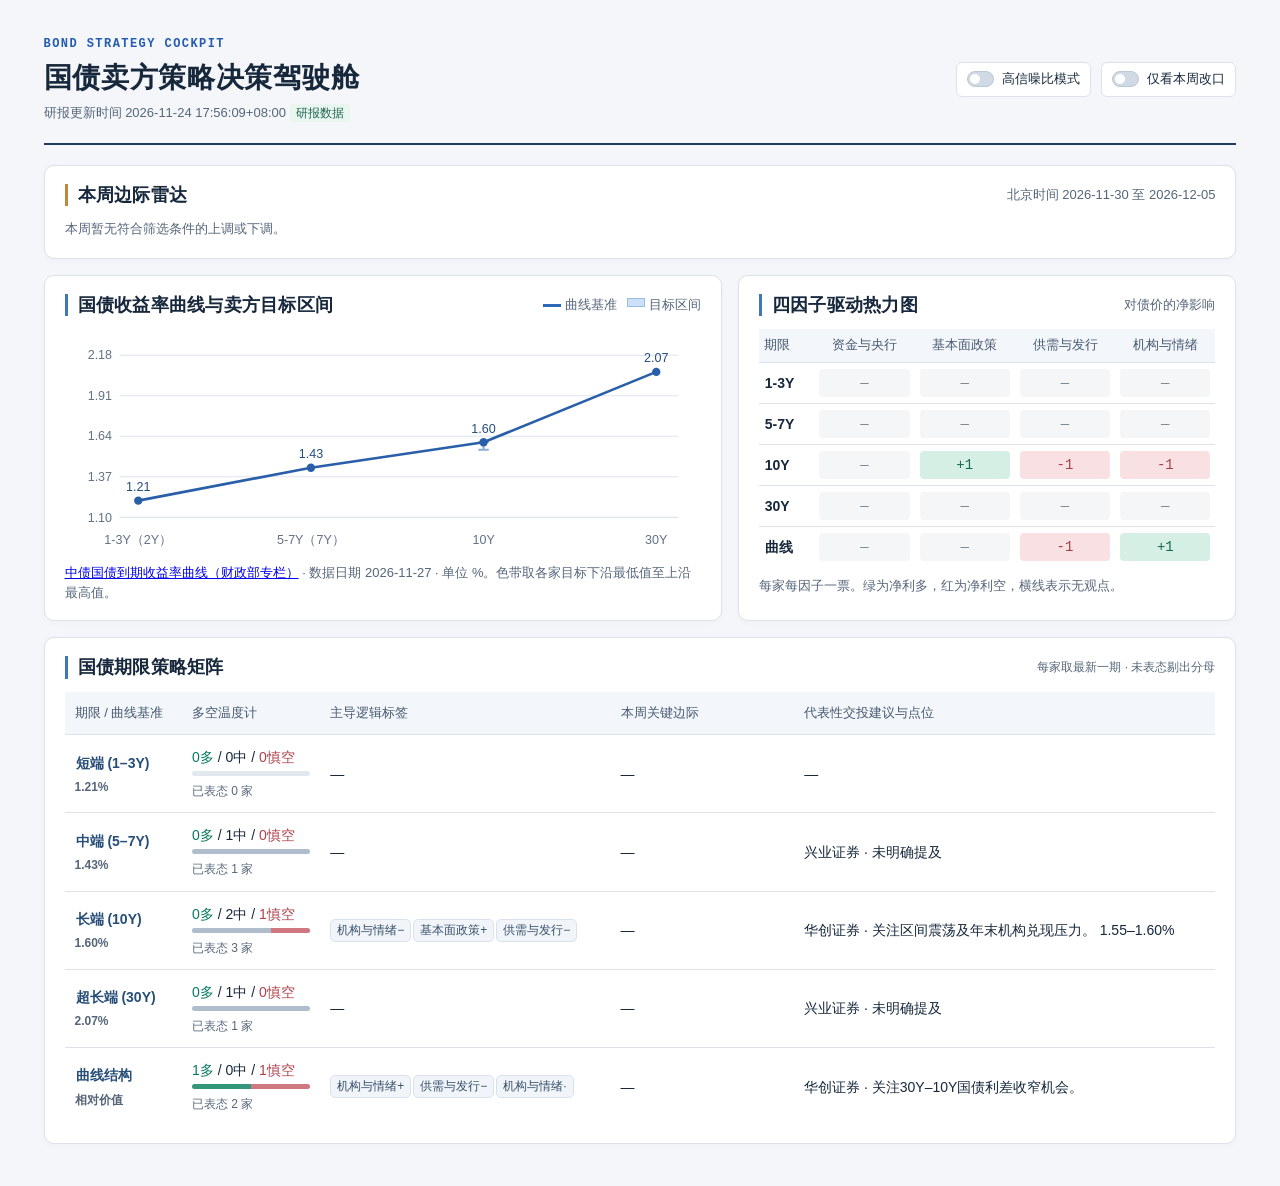
<file: index.html>
<!doctype html>
<html lang="zh-CN">
<head>
<meta charset="utf-8">
<meta name="viewport" content="width=device-width,initial-scale=1">
<meta name="color-scheme" content="light">
<script>
/* 数据入口：同目录 JSON 或公开 HTTPS 地址。 */
const DATA_URL = './dashboard_data.json';
</script>
<title>国债卖方策略决策驾驶舱</title>
<style>
:root{color-scheme:dark;--bg:#0b0f19;--card:#111827;--line:#293449;--muted:#a0aec3;--fg:#e4ebf5;--blue:#64cfff;--up:#69dfb6;--down:#ff97a7;--amber:#edc67a}
*{box-sizing:border-box}body{margin:0;background:var(--bg);color:var(--fg);font:14px/1.6 "Segoe UI","Microsoft YaHei",sans-serif}
main{max-width:1680px;margin:auto;padding:24px clamp(14px,2.6vw,46px) 36px}h1,h2,h3,p{margin:0}h1{font-size:clamp(21px,2.1vw,31px);letter-spacing:.025em}h2{font-size:16px}h3{font-size:16px}small,.sub{font-size:12px;color:var(--muted)}
.mast,.section-head,.row,.controls,.legend,.chips{display:flex;align-items:center;gap:10px;flex-wrap:wrap}.mast,.section-head,.between{justify-content:space-between}.mast{margin-bottom:18px}.brand{color:var(--blue);letter-spacing:.17em;font:600 11px/1.9 ui-monospace,monospace;text-transform:uppercase}
button,label.switch{font:inherit;color:inherit;background:#1b2638;border:1px solid var(--line);border-radius:6px;padding:6px 10px;cursor:pointer}button:hover,label.switch:hover{border-color:#59728c}button:focus-visible,a:focus-visible,input:focus-visible,summary:focus-visible,[tabindex]:focus-visible{outline:2px solid var(--blue);outline-offset:2px}label.switch{font-size:13px}input{accent-color:#3eb9f1;vertical-align:middle}.card{border:1px solid var(--line);background:var(--card);border-radius:11px;padding:16px 18px}.section-head{margin-bottom:12px}.radar{margin-bottom:16px}.radar h2{color:var(--amber)}.chips{gap:7px}.chip{font-size:12px;text-align:left}.chip.up,.pos{background:#16362f;color:var(--up)}.chip.down,.neg{background:#38252f;color:var(--down)}
.grid{display:grid;grid-template-columns:minmax(0,7fr) minmax(0,5fr);gap:16px;margin-bottom:16px}.legend span{font-size:12px;color:var(--muted)}.line,.band{display:inline-block;width:18px;margin:0 4px 2px 0}.line{border-top:3px solid var(--blue)}.band{height:9px;background:#20455b;border:1px dashed var(--blue)}figure{margin:0}#yieldChart{width:100%;height:215px;display:block}.scroll{overflow-x:auto}table{border-collapse:collapse;width:100%;font-size:13px}th{text-align:left;color:var(--muted);font-size:12px;font-weight:500}td,th{border-bottom:1px solid #263144;padding:10px 8px;vertical-align:middle}tr:last-child td{border-bottom:0}tbody tr[data-tenor]{cursor:pointer}tbody tr[data-tenor]:hover{background:#1a2434}.heat td,.heat th{white-space:nowrap;text-align:center;padding:5px 4px}.heat th:first-child,.heat td:first-child{text-align:left}.heat td span{display:block;padding:3px 0;border-radius:4px}.flat{background:#243040;color:#c4cfdd}.absent{background:#192332;color:#8392a8}.tag,.badge{display:inline-block;border:1px solid var(--line);border-radius:5px;padding:1px 6px;font-size:12px;margin:2px 2px 2px 0}.tag{color:#a2d7f2;background:#172537}.matrix td:nth-child(1){white-space:nowrap;font-weight:600}.matrix td:nth-child(2){min-width:128px}.matrix td:nth-child(3){min-width:120px}.matrix td:nth-child(4),.matrix td:nth-child(5){min-width:170px}.counts{font-variant-numeric:tabular-nums;white-space:nowrap}.upText{color:var(--up)}.downText{color:var(--down)}.meter{height:4px;display:flex;background:#263144;border-radius:8px;overflow:hidden;margin:3px 0}.meter i:nth-child(1){background:var(--up)}.meter i:nth-child(2){background:#8392aa}.meter i:nth-child(3){background:var(--down)}.note{font-size:12px;color:var(--muted);margin-top:9px}.open-tenor{border:0;background:none;padding:1px;color:inherit;font-weight:600}
dialog{color:var(--fg);background:var(--card);border:1px solid var(--line);padding:0;overscroll-behavior:contain}dialog::backdrop{background:#030814ba}#drawer{margin:0 0 0 auto;width:min(560px,100%);max-width:100%;height:100dvh;max-height:none}#drawer[open]{display:flex;flex-direction:column}.dhead{padding:16px;border-bottom:1px solid var(--line)}.dhead .controls{margin-top:8px}#drawerBody{overflow:auto;padding:14px}.detail{padding:12px 14px;background:#151f2e;border:1px solid var(--line);border-radius:7px;margin-bottom:8px}.detail p{margin-top:5px;font-size:13px}.muted{background:#121924;color:#9aa6b6}.detail small{display:block}.evidenceBtn{font-size:12px;color:var(--blue);margin-top:7px}.close{font-size:18px;padding:0 9px}.evidence{width:min(520px,93vw);border-radius:10px;padding:18px}.evidence blockquote{margin:14px 0 2px;border-left:3px solid var(--blue);padding:10px 14px;background:#172435;white-space:pre-wrap}.status{margin:12px 0}.state{font-size:12px;color:var(--amber)}[hidden]{display:none!important}
@media(max-width:900px){.grid{grid-template-columns:1fr}.mast{align-items:flex-start}.matrix table{min-width:830px}}@media(max-width:520px){main{padding:14px 10px}.card{padding:12px}.grid{gap:10px}.section-head{gap:4px}#yieldChart{height:175px}}
*{box-sizing:border-box} :root{color-scheme:light;--bg:#f4f6f9;--card:#fff;--line:#dbe2e9;--muted:#56667a;--fg:#17283c;--blue:#245cb0;--up:#087961;--down:#ae424c;--amber:#99600d}
body{background:var(--bg);font:16px/1.58 "Inter","Segoe UI","PingFang SC","Microsoft YaHei",sans-serif;font-variant-numeric:tabular-nums}
main{max-width:1580px;padding:30px clamp(14px,3.4vw,60px) 42px}
.mast{padding:5px 0 19px;border-bottom:2px solid #203d5f;gap:20px;margin-bottom:20px}.brand{color:var(--blue);font:700 12px/1.5 ui-monospace,monospace;letter-spacing:.12em}.mast h1{font-size:clamp(23px,2.2vw,36px);line-height:1.35;margin:6px 0}.sub,small,.note{font-size:13px}h2{font-size:18px;letter-spacing:.015em}.state{color:#865b1d;background:#fff1d8;border-radius:4px;padding:2px 6px;font-size:12px}.state.live{background:#e9f5ef;color:#226651}
button,label.switch{background:white;border-color:var(--line);border-radius:6px}.switch{display:inline-flex;align-items:center;gap:5px}.switch input{appearance:none;width:27px;height:16px;background:#d0d9e4;border:1px solid #bcc8d4;border-radius:20px;position:relative;margin:0 3px 0 0}.switch input:before{content:"";position:absolute;width:10px;height:10px;background:white;top:2px;left:2px;border-radius:50%}.switch input:checked{background:var(--blue);border-color:var(--blue)}.switch input:checked:before{left:13px}.switch:has(:checked){border-color:#92b3dc;background:#edf4ff}
.card{border-radius:10px;padding:18px 20px;box-shadow:0 2px 7px #17385906}.radar h2{color:var(--fg)}.chips{display:grid;grid-template-columns:repeat(auto-fit,minmax(min(225px,100%),1fr));gap:10px}
button.chip{border:1px solid var(--line);border-top:3px solid #2e947b;background:#f8fcfa;color:var(--fg);border-radius:5px;padding:10px 13px;display:flex;flex-direction:column;align-items:stretch;justify-content:flex-start}.chip.up{background:#f8fcfa;color:var(--fg)}.chip.down{border-top-color:#c76a6c;background:#fffafb;color:var(--fg)}.chip header{display:flex;align-items:center;gap:7px}.chip header b{font-size:14px}.chip header em{font-size:12px;font-weight:600;line-height:1.5;font-style:normal;margin-left:auto}.chip p{font-size:13px;margin-top:5px;color:#42516a}.chip small{font-size:12px}.chip:hover{box-shadow:0 2px 8px #1b325415}
.line{border-color:#2d69b8}.band{background:#cce1f8;border:1px solid #97bce5}.legend span{font-size:13px}.section-head{margin-bottom:13px}.section-head h2{position:relative;padding-left:10px;border-left:3px solid #3f77ba;line-height:1.25}.radar .section-head h2{border-color:#c1883b}
.grid{grid-template-columns:minmax(0,1.36fr) minmax(0,1fr)}#yieldChart{height:225px}.heat td,.heat th{padding:6px 5px}.heat td span{padding:3px 0;min-width:44px;font-family:ui-monospace,monospace;font-size:14px}.pos{color:#126b52;background:#d6efe5}.neg{color:#a34148;background:#f9e1e3}.flat{background:#e7ecf2;color:#485870}.absent{background:#f4f6f8;color:#7c8997}
th,td{border-color:var(--line)}th{background:#f3f6fa;color:#475a71;font-size:13px}table{font-size:14px}.matrix td,.matrix th{padding:11px 10px}.matrix td:first-child button{border:0;color:#264e78;background:transparent}.matrix small{font-size:12px}.meter{background:#e3e8ef;height:5px}.meter i:nth-child(1){background:#32977b}.meter i:nth-child(2){background:#b0bdcd}.meter i:nth-child(3){background:#cf7880}tbody tr[data-tenor]:hover{background:#f3f7fc}.tag,.badge{background:#f1f5f9;color:#374f6a;border-color:#d9e2ec}
dialog::backdrop{background:#12283f55}#drawer{box-shadow:-7px 0 24px #14315218}.dhead{background:#f5f8fb}.detail,.evidence blockquote{background:#f6f9fc}.detail.muted{background:#f5f5f5;color:#6b737c}.detail p{font-size:14px}.evidence blockquote{line-height:1.8}.note{line-height:1.5}.status{background:#fff9ed;color:#815521;font-size:14px}.open-tenor{background:transparent}
@media(max-width:920px){.grid{grid-template-columns:1fr}.chips{grid-template-columns:repeat(2,minmax(0,1fr))}.matrix table{min-width:850px}}@media(max-width:550px){main{padding:16px 10px}.mast{gap:10px}.card{padding:14px 12px}.chips{grid-template-columns:1fr}#yieldChart{height:auto;min-height:155px}.heat th,.heat td{padding:6px 3px}}
</style>
</head>
<body><main>
<header class="mast"><div><div class="brand">Bond Strategy Cockpit</div><h1>国债卖方策略决策驾驶舱</h1>
<p class="sub">研报更新时间 <time id="updatedAt">—</time> <span id="mode" class="state"></span></p></div>
<div class="controls" id="filters"></div></header>
<div id="status" class="card status" role="status" aria-live="polite">正在读取看板数据…</div>
<div id="dashboard" hidden>
<section class="card radar"><div class="section-head"><h2>本周边际雷达</h2><small id="week"></small></div><div class="chips" id="radarStrip"></div></section>
<div class="grid"><section class="card"><div class="section-head"><h2>国债收益率曲线与卖方目标区间</h2><div class="legend"><span><i class="line"></i>曲线基准</span><span><i class="band"></i>目标区间</span></div></div>
<figure><svg id="yieldChart" viewBox="0 0 600 215" aria-label="各期限国债曲线基准与目标区间，单位百分比"></svg><figcaption id="chartNote" class="note"></figcaption></figure></section>
<section class="card"><div class="section-head"><h2>四因子驱动热力图</h2><small>对债价的净影响</small></div><div class="scroll" id="heatmap"></div><p class="note">每家每因子一票。绿为净利多，红为净利空，横线表示无观点。</p></section></div>
<section class="card matrix"><div class="section-head"><h2>国债期限策略矩阵</h2><small>每家取最新一期 · 未表态剔出分母</small></div><div class="scroll"><table><thead><tr><th>期限 / 曲线基准</th><th>多空温度计</th><th>主导逻辑标签</th><th>本周关键边际</th><th>代表性交投建议与点位</th></tr></thead><tbody id="matrixBody"></tbody></table></div></section>
</div></main>
<dialog id="drawer" aria-labelledby="drawerTitle"><div class="dhead"><div class="row between"><div><small>券商明细与原文溯源</small><h2 id="drawerTitle"></h2></div><button class="close" data-close="drawer" aria-label="关闭明细">×</button></div><div class="controls" id="drawerFilters"></div></div><div id="drawerBody"></div></dialog>
<dialog id="evidence" class="evidence" aria-labelledby="sourceTitle"><div class="row between"><small id="sourceKind"></small><button class="close" data-close="evidence" aria-label="关闭原文">×</button></div><h3 id="sourceTitle"></h3><p id="sourceMeta" class="sub"></p><blockquote id="quote"></blockquote></dialog>
<script id="embeddedSample" type="application/json">{"schema_version":1,"demo_mode":true,"updated_at":"2026-11-20T08:30:00+08:00","benchmark_yields":{"1-3Y":1.52,"5-7Y":1.88,"10Y":2.12,"30Y":2.31},"benchmark_note":"模拟基准 · 手工维护，尚未接入行情","broker_aliases":{},"broker_styles":{},"records":[{"tenor":"curve","stance":"bullish","drivers":[{"factor":"liquidity","direction":"bullish","note":"短端确定性高"},{"factor":"supply","direction":"bearish","note":"超长端供给压力集中"}],"marginal_change":"短端受益流动性宽松，超长端受供给扰动，30Y-10Y走陡空间打开","target_range":null,"action":"做陡曲线（多短空长 / 30Y-10Y走陡）","falsification":"央行意外大幅收紧短端流动性","evidence_quote":"短端有资金面保护，超长端面临供给与股市双扰动，曲线走陡是当前胜率最高的相对价值策略。","evidence_page":3,"broker":"中信固收","style":"稳健派","date":"2026-11-18","report_title":"曲线走陡交易窗口开启","report_id":"demo-4-1","is_demo":true,"source_file":"示例 · 曲线走陡交易窗口开启.pdf","prev_stance":"neutral","stance_delta":"upgrade"},{"tenor":"5-7Y","stance":"unstated","drivers":[],"marginal_change":"未明确提及","target_range":null,"action":"未明确提及","falsification":"未明确提及","evidence_quote":"","evidence_page":null,"broker":"中信固收","style":"稳健派","date":"2026-11-18","report_title":"曲线走陡交易窗口开启","report_id":"demo-4-1","is_demo":true,"source_file":"示例 · 曲线走陡交易窗口开启.pdf","prev_stance":"unstated","stance_delta":"unstated"},{"tenor":"30Y","stance":"unstated","drivers":[],"marginal_change":"未明确提及","target_range":null,"action":"未明确提及","falsification":"未明确提及","evidence_quote":"","evidence_page":null,"broker":"中信固收","style":"稳健派","date":"2026-11-18","report_title":"曲线走陡交易窗口开启","report_id":"demo-4-1","is_demo":true,"source_file":"示例 · 曲线走陡交易窗口开启.pdf","prev_stance":"unstated","stance_delta":"unstated"},{"tenor":"10Y","stance":"neutral","drivers":[],"marginal_change":"未明确提及","target_range":null,"action":"保持中性久期","falsification":"未明确提及","evidence_quote":"十年期国债维持中性久期。","evidence_page":3,"broker":"中信固收","style":"稳健派","date":"2026-11-18","report_title":"曲线走陡交易窗口开启","report_id":"demo-4-1","is_demo":true,"source_file":"示例 · 曲线走陡交易窗口开启.pdf","prev_stance":"neutral","stance_delta":"unchanged"},{"tenor":"1-3Y","stance":"unstated","drivers":[],"marginal_change":"未明确提及","target_range":null,"action":"未明确提及","falsification":"未明确提及","evidence_quote":"","evidence_page":null,"broker":"中信固收","style":"稳健派","date":"2026-11-18","report_title":"曲线走陡交易窗口开启","report_id":"demo-4-1","is_demo":true,"source_file":"示例 · 曲线走陡交易窗口开启.pdf","prev_stance":"unstated","stance_delta":"unstated"},{"tenor":"curve","stance":"unstated","drivers":[],"marginal_change":"未明确提及","target_range":null,"action":"未明确提及","falsification":"未明确提及","evidence_quote":"","evidence_page":null,"broker":"国盛固收","style":"波段派","date":"2026-11-18","report_title":"哑铃转向子弹，关注中端骑乘","report_id":"demo-3-1","is_demo":true,"source_file":"示例 · 哑铃转向子弹，关注中端骑乘.pdf","prev_stance":"unstated","stance_delta":"unstated"},{"tenor":"5-7Y","stance":"bullish","drivers":[{"factor":"institution","direction":"bullish","note":"农商行与大行持续买入中端"},{"factor":"liquidity","direction":"bullish","note":"资金均衡偏松支撑中短端"}],"marginal_change":"银行自营配置诉求增强，中端凸性占优","target_range":[1.8,1.92],"action":"逢调配置，兼顾防御与骑乘","falsification":"宽信用政策大幅超预期","evidence_quote":"当前曲线形态下，5-7年期国债性价比最高，建议从哑铃型策略逐步切换至中端为主的子弹型。","evidence_page":3,"broker":"国盛固收","style":"波段派","date":"2026-11-18","report_title":"哑铃转向子弹，关注中端骑乘","report_id":"demo-3-1","is_demo":true,"source_file":"示例 · 哑铃转向子弹，关注中端骑乘.pdf","prev_stance":"bullish","stance_delta":"unchanged"},{"tenor":"30Y","stance":"unstated","drivers":[],"marginal_change":"未明确提及","target_range":null,"action":"未明确提及","falsification":"未明确提及","evidence_quote":"","evidence_page":null,"broker":"国盛固收","style":"波段派","date":"2026-11-18","report_title":"哑铃转向子弹，关注中端骑乘","report_id":"demo-3-1","is_demo":true,"source_file":"示例 · 哑铃转向子弹，关注中端骑乘.pdf","prev_stance":"unstated","stance_delta":"unstated"},{"tenor":"10Y","stance":"unstated","drivers":[],"marginal_change":"未明确提及","target_range":null,"action":"未明确提及","falsification":"未明确提及","evidence_quote":"","evidence_page":null,"broker":"国盛固收","style":"波段派","date":"2026-11-18","report_title":"哑铃转向子弹，关注中端骑乘","report_id":"demo-3-1","is_demo":true,"source_file":"示例 · 哑铃转向子弹，关注中端骑乘.pdf","prev_stance":"unstated","stance_delta":"unstated"},{"tenor":"1-3Y","stance":"unstated","drivers":[],"marginal_change":"未明确提及","target_range":null,"action":"未明确提及","falsification":"未明确提及","evidence_quote":"","evidence_page":null,"broker":"国盛固收","style":"波段派","date":"2026-11-18","report_title":"哑铃转向子弹，关注中端骑乘","report_id":"demo-3-1","is_demo":true,"source_file":"示例 · 哑铃转向子弹，关注中端骑乘.pdf","prev_stance":"unstated","stance_delta":"unstated"},{"tenor":"curve","stance":"unstated","drivers":[],"marginal_change":"未明确提及","target_range":null,"action":"未明确提及","falsification":"未明确提及","evidence_quote":"","evidence_page":null,"broker":"中金固收","style":"常年偏多","date":"2026-11-18","report_title":"资金面护航，短端确定性提升","report_id":"demo-1-1","is_demo":true,"source_file":"示例 · 资金面护航，短端确定性提升.pdf","prev_stance":"unstated","stance_delta":"unstated"},{"tenor":"5-7Y","stance":"unstated","drivers":[],"marginal_change":"未明确提及","target_range":null,"action":"未明确提及","falsification":"未明确提及","evidence_quote":"","evidence_page":null,"broker":"中金固收","style":"常年偏多","date":"2026-11-18","report_title":"资金面护航，短端确定性提升","report_id":"demo-1-1","is_demo":true,"source_file":"示例 · 资金面护航，短端确定性提升.pdf","prev_stance":"unstated","stance_delta":"unstated"},{"tenor":"30Y","stance":"unstated","drivers":[],"marginal_change":"未明确提及","target_range":null,"action":"未明确提及","falsification":"未明确提及","evidence_quote":"","evidence_page":null,"broker":"中金固收","style":"常年偏多","date":"2026-11-18","report_title":"资金面护航，短端确定性提升","report_id":"demo-1-1","is_demo":true,"source_file":"示例 · 资金面护航，短端确定性提升.pdf","prev_stance":"unstated","stance_delta":"unstated"},{"tenor":"10Y","stance":"bullish","drivers":[{"factor":"liquidity","direction":"bullish","note":"资金利率回落"}],"marginal_change":"配置窗口仍在","target_range":[2.03,2.18],"action":"逢调整配置","falsification":"未明确提及","evidence_quote":"十年期仍有配置价值，继续逢调整买入。","evidence_page":3,"broker":"中金固收","style":"常年偏多","date":"2026-11-18","report_title":"资金面护航，短端确定性提升","report_id":"demo-1-1","is_demo":true,"source_file":"示例 · 资金面护航，短端确定性提升.pdf","prev_stance":"bullish","stance_delta":"unchanged"},{"tenor":"1-3Y","stance":"bullish","drivers":[{"factor":"liquidity","direction":"bullish","note":"DR007回落，跨月资金无忧"}],"marginal_change":"央行逆回购净投放超预期，存单利率下行打开短端空间","target_range":[1.4,1.55],"action":"票息打底，适度加杠杆","falsification":"资金利率持续高于政策利率20bp以上","evidence_quote":"央行呵护流动性意图明确，1-3年期国债兼具套息与骑乘价值，建议作为底仓积极配置。","evidence_page":3,"broker":"中金固收","style":"常年偏多","date":"2026-11-18","report_title":"资金面护航，短端确定性提升","report_id":"demo-1-1","is_demo":true,"source_file":"示例 · 资金面护航，短端确定性提升.pdf","prev_stance":"neutral","stance_delta":"upgrade"},{"tenor":"curve","stance":"unstated","drivers":[],"marginal_change":"未明确提及","target_range":null,"action":"未明确提及","falsification":"未明确提及","evidence_quote":"","evidence_page":null,"broker":"华泰固收","style":"波段派","date":"2026-11-18","report_title":"供给扰动下的久期再平衡","report_id":"demo-0-1","is_demo":true,"source_file":"示例 · 供给扰动下的久期再平衡.pdf","prev_stance":"unstated","stance_delta":"unstated"},{"tenor":"5-7Y","stance":"unstated","drivers":[],"marginal_change":"未明确提及","target_range":null,"action":"未明确提及","falsification":"未明确提及","evidence_quote":"","evidence_page":null,"broker":"华泰固收","style":"波段派","date":"2026-11-18","report_title":"供给扰动下的久期再平衡","report_id":"demo-0-1","is_demo":true,"source_file":"示例 · 供给扰动下的久期再平衡.pdf","prev_stance":"unstated","stance_delta":"unstated"},{"tenor":"30Y","stance":"cautious","drivers":[{"factor":"supply","direction":"bearish","note":"超长地方债发行提速"},{"factor":"institution","direction":"bearish","note":"股债跷跷板压制交易盘"}],"marginal_change":"地方债供给放量叠加权益成交放大，超长端赔率压缩","target_range":[2.28,2.4],"action":"逢低降久期，等待供给消化","falsification":"若央行重启公开市场买债或权益快速回调","evidence_quote":"考虑到下周超长期地方债发行放量且股市风险偏好抬升，建议将30年国债由积极博弈下调为谨慎观望，逢低适度止盈。","evidence_page":3,"broker":"华泰固收","style":"波段派","date":"2026-11-18","report_title":"供给扰动下的久期再平衡","report_id":"demo-0-1","is_demo":true,"source_file":"示例 · 供给扰动下的久期再平衡.pdf","prev_stance":"bullish","stance_delta":"downgrade"},{"tenor":"10Y","stance":"unstated","drivers":[],"marginal_change":"未明确提及","target_range":null,"action":"未明确提及","falsification":"未明确提及","evidence_quote":"","evidence_page":null,"broker":"华泰固收","style":"波段派","date":"2026-11-18","report_title":"供给扰动下的久期再平衡","report_id":"demo-0-1","is_demo":true,"source_file":"示例 · 供给扰动下的久期再平衡.pdf","prev_stance":"unstated","stance_delta":"unstated"},{"tenor":"1-3Y","stance":"unstated","drivers":[],"marginal_change":"未明确提及","target_range":null,"action":"未明确提及","falsification":"未明确提及","evidence_quote":"","evidence_page":null,"broker":"华泰固收","style":"波段派","date":"2026-11-18","report_title":"供给扰动下的久期再平衡","report_id":"demo-0-1","is_demo":true,"source_file":"示例 · 供给扰动下的久期再平衡.pdf","prev_stance":"unstated","stance_delta":"unstated"},{"tenor":"curve","stance":"unstated","drivers":[],"marginal_change":"未明确提及","target_range":null,"action":"未明确提及","falsification":"未明确提及","evidence_quote":"","evidence_page":null,"broker":"广发固收","style":"稳健派","date":"2026-11-17","report_title":"债市周度观察","report_id":"demo-5-1","is_demo":true,"source_file":"示例 · 债市周度观察.pdf","prev_stance":"unstated","stance_delta":"unstated"},{"tenor":"5-7Y","stance":"unstated","drivers":[],"marginal_change":"未明确提及","target_range":null,"action":"未明确提及","falsification":"未明确提及","evidence_quote":"","evidence_page":null,"broker":"广发固收","style":"稳健派","date":"2026-11-17","report_title":"债市周度观察","report_id":"demo-5-1","is_demo":true,"source_file":"示例 · 债市周度观察.pdf","prev_stance":"unstated","stance_delta":"unstated"},{"tenor":"30Y","stance":"unstated","drivers":[],"marginal_change":"未明确提及","target_range":null,"action":"未明确提及","falsification":"未明确提及","evidence_quote":"","evidence_page":null,"broker":"广发固收","style":"稳健派","date":"2026-11-17","report_title":"债市周度观察","report_id":"demo-5-1","is_demo":true,"source_file":"示例 · 债市周度观察.pdf","prev_stance":"unstated","stance_delta":"unstated"},{"tenor":"10Y","stance":"unstated","drivers":[],"marginal_change":"未明确提及","target_range":null,"action":"未明确提及","falsification":"未明确提及","evidence_quote":"","evidence_page":null,"broker":"广发固收","style":"稳健派","date":"2026-11-17","report_title":"债市周度观察","report_id":"demo-5-1","is_demo":true,"source_file":"示例 · 债市周度观察.pdf","prev_stance":"unstated","stance_delta":"unstated"},{"tenor":"1-3Y","stance":"neutral","drivers":[],"marginal_change":"未明确提及","target_range":[],"action":"观察跨月资金","falsification":"未明确提及","evidence_quote":"短端已计入宽松预期，建议中性持仓。","evidence_page":3,"broker":"广发固收","style":"稳健派","date":"2026-11-17","report_title":"债市周度观察","report_id":"demo-5-1","is_demo":true,"source_file":"示例 · 债市周度观察.pdf","prev_stance":"unstated","stance_delta":"new"},{"tenor":"curve","stance":"unstated","drivers":[],"marginal_change":"未明确提及","target_range":null,"action":"未明确提及","falsification":"未明确提及","evidence_quote":"","evidence_page":null,"broker":"天风固收","style":"趋势派","date":"2026-11-17","report_title":"长端进入低赔率震荡区间","report_id":"demo-2-1","is_demo":true,"source_file":"示例 · 长端进入低赔率震荡区间.pdf","prev_stance":"unstated","stance_delta":"unstated"},{"tenor":"5-7Y","stance":"unstated","drivers":[],"marginal_change":"未明确提及","target_range":null,"action":"未明确提及","falsification":"未明确提及","evidence_quote":"","evidence_page":null,"broker":"天风固收","style":"趋势派","date":"2026-11-17","report_title":"长端进入低赔率震荡区间","report_id":"demo-2-1","is_demo":true,"source_file":"示例 · 长端进入低赔率震荡区间.pdf","prev_stance":"unstated","stance_delta":"unstated"},{"tenor":"30Y","stance":"unstated","drivers":[],"marginal_change":"未明确提及","target_range":null,"action":"未明确提及","falsification":"未明确提及","evidence_quote":"","evidence_page":null,"broker":"天风固收","style":"趋势派","date":"2026-11-17","report_title":"长端进入低赔率震荡区间","report_id":"demo-2-1","is_demo":true,"source_file":"示例 · 长端进入低赔率震荡区间.pdf","prev_stance":"unstated","stance_delta":"unstated"},{"tenor":"10Y","stance":"cautious","drivers":[{"factor":"macro","direction":"neutral","note":"高频数据温和修复"},{"factor":"institution","direction":"bearish","note":"基金久期处于历史高位"}],"marginal_change":"降息预期延后，10Y接近前低位置止盈盘增加","target_range":[2.1,2.22],"action":"区间波段，不追高","falsification":"社融或PMI数据显著低于预期","evidence_quote":"10年国债逼近2.10%关键阻力位，在降息落地前向下空间有限，建议控制仓位做区间波段。","evidence_page":3,"broker":"天风固收","style":"趋势派","date":"2026-11-17","report_title":"长端进入低赔率震荡区间","report_id":"demo-2-1","is_demo":true,"source_file":"示例 · 长端进入低赔率震荡区间.pdf","prev_stance":"neutral","stance_delta":"downgrade"},{"tenor":"1-3Y","stance":"unstated","drivers":[],"marginal_change":"未明确提及","target_range":null,"action":"未明确提及","falsification":"未明确提及","evidence_quote":"","evidence_page":null,"broker":"天风固收","style":"趋势派","date":"2026-11-17","report_title":"长端进入低赔率震荡区间","report_id":"demo-2-1","is_demo":true,"source_file":"示例 · 长端进入低赔率震荡区间.pdf","prev_stance":"unstated","stance_delta":"unstated"},{"tenor":"curve","stance":"unstated","drivers":[],"marginal_change":"未明确提及","target_range":null,"action":"未明确提及","falsification":"未明确提及","evidence_quote":"","evidence_page":null,"broker":"广发固收","style":"稳健派","date":"2026-11-12","report_title":"上期国债策略周报","report_id":"demo-5-0","is_demo":true,"source_file":"示例 · 上期国债策略周报.pdf","prev_stance":"unstated","stance_delta":"unstated"},{"tenor":"5-7Y","stance":"unstated","drivers":[],"marginal_change":"未明确提及","target_range":null,"action":"未明确提及","falsification":"未明确提及","evidence_quote":"","evidence_page":null,"broker":"广发固收","style":"稳健派","date":"2026-11-12","report_title":"上期国债策略周报","report_id":"demo-5-0","is_demo":true,"source_file":"示例 · 上期国债策略周报.pdf","prev_stance":"unstated","stance_delta":"unstated"},{"tenor":"30Y","stance":"unstated","drivers":[],"marginal_change":"未明确提及","target_range":null,"action":"未明确提及","falsification":"未明确提及","evidence_quote":"","evidence_page":null,"broker":"广发固收","style":"稳健派","date":"2026-11-12","report_title":"上期国债策略周报","report_id":"demo-5-0","is_demo":true,"source_file":"示例 · 上期国债策略周报.pdf","prev_stance":"unstated","stance_delta":"unstated"},{"tenor":"10Y","stance":"unstated","drivers":[],"marginal_change":"未明确提及","target_range":null,"action":"未明确提及","falsification":"未明确提及","evidence_quote":"","evidence_page":null,"broker":"广发固收","style":"稳健派","date":"2026-11-12","report_title":"上期国债策略周报","report_id":"demo-5-0","is_demo":true,"source_file":"示例 · 上期国债策略周报.pdf","prev_stance":"unstated","stance_delta":"unstated"},{"tenor":"1-3Y","stance":"unstated","drivers":[],"marginal_change":"未明确提及","target_range":null,"action":"未明确提及","falsification":"未明确提及","evidence_quote":"","evidence_page":null,"broker":"广发固收","style":"稳健派","date":"2026-11-12","report_title":"上期国债策略周报","report_id":"demo-5-0","is_demo":true,"source_file":"示例 · 上期国债策略周报.pdf","prev_stance":"unstated","stance_delta":"unstated"},{"tenor":"curve","stance":"neutral","drivers":[],"marginal_change":"未明确提及","target_range":null,"action":"未明确提及","falsification":"未明确提及","evidence_quote":"本期维持该期限的既有策略。","evidence_page":3,"broker":"中信固收","style":"稳健派","date":"2026-11-12","report_title":"上期国债策略周报","report_id":"demo-4-0","is_demo":true,"source_file":"示例 · 上期国债策略周报.pdf","prev_stance":"unstated","stance_delta":"new"},{"tenor":"5-7Y","stance":"unstated","drivers":[],"marginal_change":"未明确提及","target_range":null,"action":"未明确提及","falsification":"未明确提及","evidence_quote":"","evidence_page":null,"broker":"中信固收","style":"稳健派","date":"2026-11-12","report_title":"上期国债策略周报","report_id":"demo-4-0","is_demo":true,"source_file":"示例 · 上期国债策略周报.pdf","prev_stance":"unstated","stance_delta":"unstated"},{"tenor":"30Y","stance":"unstated","drivers":[],"marginal_change":"未明确提及","target_range":null,"action":"未明确提及","falsification":"未明确提及","evidence_quote":"","evidence_page":null,"broker":"中信固收","style":"稳健派","date":"2026-11-12","report_title":"上期国债策略周报","report_id":"demo-4-0","is_demo":true,"source_file":"示例 · 上期国债策略周报.pdf","prev_stance":"unstated","stance_delta":"unstated"},{"tenor":"10Y","stance":"neutral","drivers":[],"marginal_change":"未明确提及","target_range":null,"action":"保持中性久期","falsification":"未明确提及","evidence_quote":"十年期国债维持中性久期。","evidence_page":3,"broker":"中信固收","style":"稳健派","date":"2026-11-12","report_title":"上期国债策略周报","report_id":"demo-4-0","is_demo":true,"source_file":"示例 · 上期国债策略周报.pdf","prev_stance":"unstated","stance_delta":"new"},{"tenor":"1-3Y","stance":"unstated","drivers":[],"marginal_change":"未明确提及","target_range":null,"action":"未明确提及","falsification":"未明确提及","evidence_quote":"","evidence_page":null,"broker":"中信固收","style":"稳健派","date":"2026-11-12","report_title":"上期国债策略周报","report_id":"demo-4-0","is_demo":true,"source_file":"示例 · 上期国债策略周报.pdf","prev_stance":"unstated","stance_delta":"unstated"},{"tenor":"curve","stance":"unstated","drivers":[],"marginal_change":"未明确提及","target_range":null,"action":"未明确提及","falsification":"未明确提及","evidence_quote":"","evidence_page":null,"broker":"国盛固收","style":"波段派","date":"2026-11-12","report_title":"上期国债策略周报","report_id":"demo-3-0","is_demo":true,"source_file":"示例 · 上期国债策略周报.pdf","prev_stance":"unstated","stance_delta":"unstated"},{"tenor":"5-7Y","stance":"bullish","drivers":[],"marginal_change":"未明确提及","target_range":null,"action":"未明确提及","falsification":"未明确提及","evidence_quote":"本期维持该期限的既有策略。","evidence_page":3,"broker":"国盛固收","style":"波段派","date":"2026-11-12","report_title":"上期国债策略周报","report_id":"demo-3-0","is_demo":true,"source_file":"示例 · 上期国债策略周报.pdf","prev_stance":"unstated","stance_delta":"new"},{"tenor":"30Y","stance":"unstated","drivers":[],"marginal_change":"未明确提及","target_range":null,"action":"未明确提及","falsification":"未明确提及","evidence_quote":"","evidence_page":null,"broker":"国盛固收","style":"波段派","date":"2026-11-12","report_title":"上期国债策略周报","report_id":"demo-3-0","is_demo":true,"source_file":"示例 · 上期国债策略周报.pdf","prev_stance":"unstated","stance_delta":"unstated"},{"tenor":"10Y","stance":"unstated","drivers":[],"marginal_change":"未明确提及","target_range":null,"action":"未明确提及","falsification":"未明确提及","evidence_quote":"","evidence_page":null,"broker":"国盛固收","style":"波段派","date":"2026-11-12","report_title":"上期国债策略周报","report_id":"demo-3-0","is_demo":true,"source_file":"示例 · 上期国债策略周报.pdf","prev_stance":"unstated","stance_delta":"unstated"},{"tenor":"1-3Y","stance":"unstated","drivers":[],"marginal_change":"未明确提及","target_range":null,"action":"未明确提及","falsification":"未明确提及","evidence_quote":"","evidence_page":null,"broker":"国盛固收","style":"波段派","date":"2026-11-12","report_title":"上期国债策略周报","report_id":"demo-3-0","is_demo":true,"source_file":"示例 · 上期国债策略周报.pdf","prev_stance":"unstated","stance_delta":"unstated"},{"tenor":"curve","stance":"unstated","drivers":[],"marginal_change":"未明确提及","target_range":null,"action":"未明确提及","falsification":"未明确提及","evidence_quote":"","evidence_page":null,"broker":"天风固收","style":"趋势派","date":"2026-11-12","report_title":"上期国债策略周报","report_id":"demo-2-0","is_demo":true,"source_file":"示例 · 上期国债策略周报.pdf","prev_stance":"unstated","stance_delta":"unstated"},{"tenor":"5-7Y","stance":"unstated","drivers":[],"marginal_change":"未明确提及","target_range":null,"action":"未明确提及","falsification":"未明确提及","evidence_quote":"","evidence_page":null,"broker":"天风固收","style":"趋势派","date":"2026-11-12","report_title":"上期国债策略周报","report_id":"demo-2-0","is_demo":true,"source_file":"示例 · 上期国债策略周报.pdf","prev_stance":"unstated","stance_delta":"unstated"},{"tenor":"30Y","stance":"unstated","drivers":[],"marginal_change":"未明确提及","target_range":null,"action":"未明确提及","falsification":"未明确提及","evidence_quote":"","evidence_page":null,"broker":"天风固收","style":"趋势派","date":"2026-11-12","report_title":"上期国债策略周报","report_id":"demo-2-0","is_demo":true,"source_file":"示例 · 上期国债策略周报.pdf","prev_stance":"unstated","stance_delta":"unstated"},{"tenor":"10Y","stance":"neutral","drivers":[],"marginal_change":"未明确提及","target_range":null,"action":"未明确提及","falsification":"未明确提及","evidence_quote":"本期维持该期限的既有策略。","evidence_page":3,"broker":"天风固收","style":"趋势派","date":"2026-11-12","report_title":"上期国债策略周报","report_id":"demo-2-0","is_demo":true,"source_file":"示例 · 上期国债策略周报.pdf","prev_stance":"unstated","stance_delta":"new"},{"tenor":"1-3Y","stance":"unstated","drivers":[],"marginal_change":"未明确提及","target_range":null,"action":"未明确提及","falsification":"未明确提及","evidence_quote":"","evidence_page":null,"broker":"天风固收","style":"趋势派","date":"2026-11-12","report_title":"上期国债策略周报","report_id":"demo-2-0","is_demo":true,"source_file":"示例 · 上期国债策略周报.pdf","prev_stance":"unstated","stance_delta":"unstated"},{"tenor":"curve","stance":"unstated","drivers":[],"marginal_change":"未明确提及","target_range":null,"action":"未明确提及","falsification":"未明确提及","evidence_quote":"","evidence_page":null,"broker":"中金固收","style":"常年偏多","date":"2026-11-12","report_title":"上期国债策略周报","report_id":"demo-1-0","is_demo":true,"source_file":"示例 · 上期国债策略周报.pdf","prev_stance":"unstated","stance_delta":"unstated"},{"tenor":"5-7Y","stance":"unstated","drivers":[],"marginal_change":"未明确提及","target_range":null,"action":"未明确提及","falsification":"未明确提及","evidence_quote":"","evidence_page":null,"broker":"中金固收","style":"常年偏多","date":"2026-11-12","report_title":"上期国债策略周报","report_id":"demo-1-0","is_demo":true,"source_file":"示例 · 上期国债策略周报.pdf","prev_stance":"unstated","stance_delta":"unstated"},{"tenor":"30Y","stance":"unstated","drivers":[],"marginal_change":"未明确提及","target_range":null,"action":"未明确提及","falsification":"未明确提及","evidence_quote":"","evidence_page":null,"broker":"中金固收","style":"常年偏多","date":"2026-11-12","report_title":"上期国债策略周报","report_id":"demo-1-0","is_demo":true,"source_file":"示例 · 上期国债策略周报.pdf","prev_stance":"unstated","stance_delta":"unstated"},{"tenor":"10Y","stance":"bullish","drivers":[{"factor":"liquidity","direction":"bullish","note":"资金利率回落"}],"marginal_change":"配置窗口仍在","target_range":[2.03,2.18],"action":"逢调整配置","falsification":"未明确提及","evidence_quote":"十年期仍有配置价值，继续逢调整买入。","evidence_page":3,"broker":"中金固收","style":"常年偏多","date":"2026-11-12","report_title":"上期国债策略周报","report_id":"demo-1-0","is_demo":true,"source_file":"示例 · 上期国债策略周报.pdf","prev_stance":"unstated","stance_delta":"new"},{"tenor":"1-3Y","stance":"neutral","drivers":[],"marginal_change":"未明确提及","target_range":null,"action":"未明确提及","falsification":"未明确提及","evidence_quote":"本期维持该期限的既有策略。","evidence_page":3,"broker":"中金固收","style":"常年偏多","date":"2026-11-12","report_title":"上期国债策略周报","report_id":"demo-1-0","is_demo":true,"source_file":"示例 · 上期国债策略周报.pdf","prev_stance":"unstated","stance_delta":"new"},{"tenor":"curve","stance":"unstated","drivers":[],"marginal_change":"未明确提及","target_range":null,"action":"未明确提及","falsification":"未明确提及","evidence_quote":"","evidence_page":null,"broker":"华泰固收","style":"波段派","date":"2026-11-12","report_title":"上期国债策略周报","report_id":"demo-0-0","is_demo":true,"source_file":"示例 · 上期国债策略周报.pdf","prev_stance":"unstated","stance_delta":"unstated"},{"tenor":"5-7Y","stance":"unstated","drivers":[],"marginal_change":"未明确提及","target_range":null,"action":"未明确提及","falsification":"未明确提及","evidence_quote":"","evidence_page":null,"broker":"华泰固收","style":"波段派","date":"2026-11-12","report_title":"上期国债策略周报","report_id":"demo-0-0","is_demo":true,"source_file":"示例 · 上期国债策略周报.pdf","prev_stance":"unstated","stance_delta":"unstated"},{"tenor":"30Y","stance":"bullish","drivers":[],"marginal_change":"未明确提及","target_range":null,"action":"未明确提及","falsification":"未明确提及","evidence_quote":"本期维持该期限的既有策略。","evidence_page":3,"broker":"华泰固收","style":"波段派","date":"2026-11-12","report_title":"上期国债策略周报","report_id":"demo-0-0","is_demo":true,"source_file":"示例 · 上期国债策略周报.pdf","prev_stance":"unstated","stance_delta":"new"},{"tenor":"10Y","stance":"unstated","drivers":[],"marginal_change":"未明确提及","target_range":null,"action":"未明确提及","falsification":"未明确提及","evidence_quote":"","evidence_page":null,"broker":"华泰固收","style":"波段派","date":"2026-11-12","report_title":"上期国债策略周报","report_id":"demo-0-0","is_demo":true,"source_file":"示例 · 上期国债策略周报.pdf","prev_stance":"unstated","stance_delta":"unstated"},{"tenor":"1-3Y","stance":"unstated","drivers":[],"marginal_change":"未明确提及","target_range":null,"action":"未明确提及","falsification":"未明确提及","evidence_quote":"","evidence_page":null,"broker":"华泰固收","style":"波段派","date":"2026-11-12","report_title":"上期国债策略周报","report_id":"demo-0-0","is_demo":true,"source_file":"示例 · 上期国债策略周报.pdf","prev_stance":"unstated","stance_delta":"unstated"}],"radar_alerts":[{"date":"2026-11-18","broker":"中信固收","tenor":"curve","from":"neutral","to":"bullish","delta":"upgrade","reason":"短端受益流动性宽松，超长端受供给扰动，30Y-10Y走陡空间打开","report_id":"demo-4-1"},{"date":"2026-11-18","broker":"中金固收","tenor":"1-3Y","from":"neutral","to":"bullish","delta":"upgrade","reason":"央行逆回购净投放超预期，存单利率下行打开短端空间","report_id":"demo-1-1"},{"date":"2026-11-18","broker":"华泰固收","tenor":"30Y","from":"bullish","to":"cautious","delta":"downgrade","reason":"地方债供给放量叠加权益成交放大，超长端赔率压缩","report_id":"demo-0-1"},{"date":"2026-11-17","broker":"天风固收","tenor":"10Y","from":"neutral","to":"cautious","delta":"downgrade","reason":"降息预期延后，10Y接近前低位置止盈盘增加","report_id":"demo-2-1"}]}</script>
<script>
"use strict";
const $ = id => document.getElementById(id);
const TENORS = {"1-3Y":"短端 (1–3Y)","5-7Y":"中端 (5–7Y)","10Y":"长端 (10Y)","30Y":"超长端 (30Y)",curve:"曲线结构"};
const BENCHMARK_TENORS = {"1-3Y":"2Y","5-7Y":"7Y","10Y":"10Y","30Y":"30Y"};
const BENCHMARK_ORIGIN = "https://yield.chinabond.com.cn";
const FACTORS = {liquidity:"资金与央行",macro:"基本面政策",supply:"供需与发行",institution:"机构与情绪"};
const STANCES = {bullish:"偏多",neutral:"中性",cautious:"谨慎",bearish:"偏空",unstated:"未表态"};
const DELTAS = {upgrade:"上调",downgrade:"下调",unchanged:"持平",new:"首次表态",unstated:"未表态"};
const shifts = d => d === "upgrade" || d === "downgrade";
const validRange = v => Array.isArray(v) && v.length === 2 && v.every(Number.isFinite) && v[0] <= v[1];
const esc = v => String(v ?? "").replace(/[&<>"']/g,c=>({"&":"&amp;","<":"&lt;",">":"&gt;",'"':"&quot;","'":"&#39;"}[c]));
const rangeText = r => validRange(r.target_range) ? r.target_range.map(v=>v.toFixed(2)).join("–")+"%" : "";
const key = (r) => JSON.stringify([r.broker,r.tenor]);
const eventKey = r => JSON.stringify([r.report_id,r.broker,r.date,r.tenor]);
let data, universe=[], latest=[], alerts=[], monday="", asOf="", selectedTenor="", high=false, changed=false;
const inWeek = date => date >= monday && date <= asOf;
function passes(r){
  const style = (!r.is_demo && data.broker_styles?.[r.broker]) || r.style;
  return !(high && style==="常年偏多" && r.stance==="bullish" && r.stance_delta==="unchanged") &&
    (!changed || (shifts(r.stance_delta) && inWeek(r.date)));
}
function chooseWeek(){
  asOf=data.demo_mode ? data.updated_at.slice(0,10) : new Date(Date.now()+8*3600000).toISOString().slice(0,10);
  const d=new Date(asOf+"T00:00:00Z");
  d.setUTCDate(d.getUTCDate() - (d.getUTCDay()+6)%7);
  monday=d.toISOString().slice(0,10);
}
function init(payload){
  if(!payload || !Array.isArray(payload.records) || !Array.isArray(payload.radar_alerts) ||
     !payload.benchmark_yields || !Number.isFinite(Date.parse(payload.updated_at))) throw Error("看板数据格式错误");
  for(const r of payload.records){
    if(!Object.hasOwn(TENORS,r.tenor) || !Object.hasOwn(STANCES,r.stance) || !Object.hasOwn(DELTAS,r.stance_delta) ||
       typeof r.broker!=="string" || !/^\d{4}-\d{2}-\d{2}$/.test(r.date) ||
       !Array.isArray(r.drivers) || r.drivers.some(d=>!Object.hasOwn(FACTORS,d.factor) || !["bullish","bearish","neutral"].includes(d.direction))) throw Error("研报记录格式错误");
  }
  data=payload;
  universe=data.records.filter(r=>!!r.is_demo===!!data.demo_mode)
    .sort((a,b)=>b.date.localeCompare(a.date) || String(b.report_id).localeCompare(String(a.report_id),"en"));
  const first=new Map();
  for(const r of universe) if(!first.has(key(r))) first.set(key(r),r);
  latest=[...first.values()];
  const lookup=new Map(universe.map(r=>[eventKey(r),r]));
  alerts=data.radar_alerts.map(a=>lookup.get(eventKey(a))).filter(r=>r && shifts(r.stance_delta));
}
function renderRadar(){
  const rows=alerts.filter(r=>inWeek(r.date) && passes(r));
  $("week").textContent=(data.demo_mode?"示例周 ":"北京时间 ")+monday+" 至 "+asOf;
  $("radarStrip").innerHTML=rows.map(r=>{
    const up=r.stance_delta==="upgrade";
    return '<button class="chip '+(up?'up':'down')+'" data-alert="'+universe.indexOf(r)+'"><header><b>'+esc(r.broker)+'</b><small>'+esc(TENORS[r.tenor])+'</small><em class="'+(up?'upText':'downText')+'">'+(up?'↑ 上调':'↓ 下调')+'</em></header><small>'+esc(STANCES[r.prev_stance])+' → '+esc(STANCES[r.stance])+'</small><p>'+esc(r.marginal_change)+'</p></button>';
  }).join("") || '<small>本周暂无符合筛选条件的上调或下调。</small>';
}
function renderChart(records){
  const terms=Object.keys(TENORS).slice(0,4), values=terms.map(t=>data.benchmark_yields[t]);
  const hasOfficialCurve=typeof data.benchmark_as_of==="string" && /^\d{4}-\d{2}-\d{2}$/.test(data.benchmark_as_of);
  const chartTenors=terms.map(t=>hasOfficialCurve && BENCHMARK_TENORS[t]!==t?t+"（"+BENCHMARK_TENORS[t]+"）":t);
  const bands=terms.map(t=>{
    const ranges=records.filter(r=>r.tenor===t && r.stance!=="unstated" && validRange(r.target_range)).map(r=>r.target_range);
    return ranges.length ? [Math.min(...ranges.map(r=>r[0])),Math.max(...ranges.map(r=>r[1]))] : null;
  });
  const all=[...values,...bands.flatMap(v=>v||[])].filter(Number.isFinite);
  if(!all.length){$("yieldChart").innerHTML="";$("chartNote").textContent="暂无有效基准或目标点位。";return;}
  const min=Math.min(...all), max=Math.max(...all), pad=Math.max(.025,(max-min)*.13);
  const lo=min-pad, hi=max+pad, x=i=>66+165*i, y=v=>180-(v-lo)/(hi-lo)*155;
  let svg='<g fill="#627185" font-family="sans-serif" font-size="12">';
  for(let i=0;i<5;i++){
    const v=lo+(hi-lo)*i/4;
    svg+='<path d="M48 '+y(v)+' H582" stroke="#dce4ee"/><text x="41" y="'+(y(v)+4)+'" text-anchor="end">'+v.toFixed(2)+'</text>';
  }
  for(let i=0;i<4;i++){
    const b=bands[i], c=bands[i+1];
    if(b && c) svg+='<polygon points="'+[[x(i),y(b[0])],[x(i),y(b[1])],[x(i+1),y(c[1])],[x(i+1),y(c[0])]].map(p=>p.join(",")).join(" ")+'" fill="#bfd9f5" opacity=".8"/>';
  }
  for(let i=0;i<4;i++){
    const v=values[i], b=bands[i], t=terms[i];
    if(b) svg+='<path d="M'+x(i)+' '+y(b[0])+' V'+y(b[1])+' m-5 0 h10 M'+(x(i)-5)+' '+y(b[0])+' h10" fill="none" stroke="#8aafd5" stroke-width="2"/>';
    if(i && Number.isFinite(values[i-1]) && Number.isFinite(v)) svg+='<path d="M'+x(i-1)+' '+y(values[i-1])+' L'+x(i)+' '+y(v)+'" fill="none" stroke="#295fa8" stroke-width="2.5"/>';
    if(Number.isFinite(v)) svg+='<circle cx="'+x(i)+'" cy="'+y(v)+'" r="4" fill="#295fa8"/><text x="'+x(i)+'" y="'+(y(v)-9)+'" text-anchor="middle" fill="#244d7e">'+v.toFixed(2)+'</text>';
    svg+='<text x="'+x(i)+'" y="205" text-anchor="middle">'+chartTenors[i]+'</text>';
  }
  for(let i=0;i<4;i++) svg+='<rect data-tenor="'+terms[i]+'" tabindex="0" role="button" aria-label="'+terms[i]+'券商明细" x="'+(x(i)-38)+'" y="2" width="76" height="211" fill="transparent" cursor="pointer"><title>'+chartTenors[i]+' · 曲线基准 '+(Number.isFinite(values[i])?values[i].toFixed(2)+"%":"缺失")+' · 目标 '+(bands[i]?bands[i].map(v=>v.toFixed(2)).join("–")+"%":"未给区间")+'</title></rect>';
  $("yieldChart").innerHTML=svg+'</g>';
  const note=$("chartNote");
  note.replaceChildren();
  const source=document.createElement(hasOfficialCurve && typeof data.benchmark_source_url==="string" &&
    data.benchmark_source_url.startsWith(BENCHMARK_ORIGIN+"/")?"a":"span");
  if(source.tagName==="A"){
    source.href=data.benchmark_source_url; source.target="_blank"; source.rel="noopener noreferrer";
  }
  source.textContent=data.benchmark_note || "手工维护基准";
  note.append(source);
  if(hasOfficialCurve) note.append(" · 数据日期 "+data.benchmark_as_of);
  note.append(" · 单位 %。色带取各家目标下沿最低值至上沿最高值。");
}
function renderHeat(records){
  $("heatmap").innerHTML='<table class="heat"><thead><tr><th>期限</th>'+Object.values(FACTORS).map(f=>'<th>'+f+'</th>').join("")+'</tr></thead><tbody>'+
    Object.keys(TENORS).map(t=>'<tr data-tenor="'+t+'"><td><button class="open-tenor">'+(t==="curve"?"曲线":t)+'</button></td>'+Object.keys(FACTORS).map(f=>{
      const ds=records.filter(r=>r.tenor===t && r.stance!=="unstated").flatMap(r=>r.drivers.filter(d=>d.factor===f));
      const net=ds.reduce((s,d)=>s+(d.direction==="bullish"?1:d.direction==="bearish"?-1:0),0);
      const cls=!ds.length?"absent":net>0?"pos":net<0?"neg":"flat";
      return '<td><span class="'+cls+'">'+(!ds.length?"—":(net>0?"+":"")+net)+'</span></td>';
    }).join("")+'</tr>').join("")+'</tbody></table>';
}
function renderMatrix(records){
  $("matrixBody").innerHTML=Object.keys(TENORS).map(t=>{
    const list=records.filter(r=>r.tenor===t && r.stance!=="unstated");
    const n=list.length, counts=[0,0,0], tags=new Map();
    for(const r of list){
      counts[r.stance==="bullish"?0:r.stance==="neutral"?1:2]++;
      for(const d of r.drivers){
        const tag=FACTORS[d.factor]+({bullish:"+",bearish:"−",neutral:"·"}[d.direction]);
        tags.set(tag,(tags.get(tag)||0)+1);
      }
    }
    const top=list.find(r=>shifts(r.stance_delta) && inWeek(r.date));
    const action=list.find(r=>r.action && r.action!=="未明确提及") || list[0];
    return '<tr data-tenor="'+t+'"><td><button class="open-tenor">'+TENORS[t]+'</button><br><small>'+(Number.isFinite(data.benchmark_yields[t])?data.benchmark_yields[t].toFixed(2)+'%': (t==='curve'?'相对价值':'—'))+'</small></td><td><div class="counts"><span class="upText">'+counts[0]+'多</span> / '+counts[1]+'中 / <span class="downText">'+counts[2]+'慎空</span></div><div class="meter">'+counts.map(v=>'<i style="width:'+(n?100*v/n:0)+'%"></i>').join("")+'</div><small>已表态 '+n+' 家</small></td><td>'+([...tags].sort((a,b)=>b[1]-a[1]).slice(0,3).map(([tag])=>'<span class="tag">'+esc(tag)+'</span>').join("")||'—')+'</td><td>'+(top?esc(top.broker)+' · '+esc(top.marginal_change):'—')+'</td><td>'+(action?esc(action.broker)+' · '+esc(action.action)+' '+esc(rangeText(action)):'—')+'</td></tr>';
  }).join("");
}
function renderDrawer(records){
  $("drawerTitle").textContent=TENORS[selectedTenor]+" · 卖方观点明细";
  const rows=records.filter(r=>r.tenor===selectedTenor).sort((a,b)=>Number(a.stance==="unstated")-Number(b.stance==="unstated") || Number(shifts(b.stance_delta))-Number(shifts(a.stance_delta)));
  $("drawerBody").innerHTML=rows.map(r=>{
    const muted=r.stance==="unstated";
    return '<article class="detail '+(muted?'muted':'')+'" id="r'+universe.indexOf(r)+'"><div class="row between"><h3>'+esc(r.broker)+'</h3><span class="badge">'+STANCES[r.stance]+' · '+DELTAS[r.stance_delta]+'</span></div><small>'+esc(r.date)+' · '+esc(r.report_title)+'</small><p>边际变化　'+esc(r.marginal_change)+'</p><p>交投建议　'+esc(r.action)+' '+esc(rangeText(r))+'</p><p>失效条件　'+esc(r.falsification)+'</p>'+r.drivers.map(d=>'<p class="sub">'+FACTORS[d.factor]+' · '+esc(d.note)+'</p>').join("")+(r.evidence_quote?'<button class="evidenceBtn" data-source="'+universe.indexOf(r)+'">查看原文证据</button>':'<small>无明确原文证据</small>')+'</article>';
  }).join("") || '<p class="sub">当前筛选条件下，该期限没有记录。</p>';
}
function render(){
  chooseWeek();
  const records=latest.filter(passes);
  document.querySelectorAll("[data-filter]").forEach(e=>{e.checked=e.dataset.filter==="high"?high:changed;});
  renderRadar(); renderChart(records); renderHeat(records); renderMatrix(records);
  if(selectedTenor) renderDrawer(records);
}
function openDrawer(t){
  selectedTenor=t; renderDrawer(latest.filter(passes)); if(!$("drawer").open) $("drawer").showModal();
  $("drawerBody").scrollTop=0;
}
function source(r){
  $("sourceKind").textContent=r.is_demo?"模拟引文 · 示例研报":"原文溯源";
  $("sourceTitle").textContent=r.report_title;
  const sourceBroker = r.is_demo ? r.broker : r.broker + "研究";
  $("sourceMeta").textContent=[sourceBroker,r.date,r.source_file,r.evidence_page?"PDF 第 "+r.evidence_page+" 页":"页码未记录"].filter(Boolean).join(" · ");
  $("quote").textContent=r.evidence_quote || "无明确原文证据"; $("evidence").showModal();
}
for(const id of ["filters","drawerFilters"]){
  $(id).innerHTML='<label class="switch" title="过滤风格标为常年偏多且本期维持偏多的记录"><input data-filter="high" type="checkbox" disabled> 高信噪比模式</label> <label class="switch"><input data-filter="changed" type="checkbox" disabled> 仅看本周改口</label>';
}
document.addEventListener("change",e=>{
  if(!e.target.matches("[data-filter]")) return;
  if(e.target.dataset.filter==="high") high=e.target.checked; else changed=e.target.checked;
  render();
});
document.addEventListener("click",e=>{
  const target=e.target.closest("[data-tenor],[data-alert],[data-source],[data-close],[data-retry]");
  if(!target) return;
  const d=target.dataset;
  if(d.tenor) openDrawer(d.tenor);
  else if(d.source!==undefined) source(universe[Number(d.source)]);
  else if(d.alert!==undefined){
    const r=universe[Number(d.alert)]; openDrawer(r.tenor);
    const card=$("r"+d.alert);
    if(card){card.scrollIntoView({block:"nearest"});card.querySelector("button")?.focus();}
    else source(r);
  }else if(d.close) $(d.close).close(); else load();
});
$("yieldChart").addEventListener("keydown",e=>{
  if(e.target.dataset.tenor && ["Enter"," "].includes(e.key)){e.preventDefault();openDrawer(e.target.dataset.tenor);}
});
for(const d of document.querySelectorAll("dialog")) d.addEventListener("click",e=>{
  if(e.target!==d)return;
  const box=d.getBoundingClientRect();
  if(e.clientX<box.left || e.clientX>box.right || e.clientY<box.top || e.clientY>box.bottom)d.close();
});
$("drawer").addEventListener("close",()=>{selectedTenor="";});
document.addEventListener("visibilitychange",()=>{if(!document.hidden && data)render();});
function endpoint(){
  const shared = new URLSearchParams(location.search).get("data");
  if(!shared && !DATA_URL.trim()) return null;
  const url = new URL(shared || DATA_URL,location.href);
  if(url.username || url.password || (url.origin!==location.origin && url.protocol!=="https:"))
    throw Error("数据源须为公开 HTTPS 地址");
  if(shared && (url.origin!=="https://raw.githubusercontent.com" || url.search || url.hash))
    throw Error("链接参数仅接受 GitHub 公开 Raw 地址");
  url.searchParams.set("t",Date.now());
  return url;
}
async function load(){
  const status=$("status");
  status.hidden=false; status.textContent="正在读取看板数据…";
  const controller=new AbortController(), timer=setTimeout(()=>controller.abort(),8000);
  let fallback="";
  try{
    const url=endpoint();
    if(!url) throw Error("尚未配置数据地址");
    const response=await fetch(url,{cache:"no-store",credentials:"omit",referrerPolicy:"no-referrer",signal:controller.signal});
    if(!response.ok) throw Error("HTTP "+response.status);
    init(await response.json()); render();
  }catch(e){
    fallback=e.name==="AbortError"?"请求超时":e.message;
    init(JSON.parse($("embeddedSample").textContent)); render();
  }finally{clearTimeout(timer);}
  $("updatedAt").textContent=data.updated_at.replace("T"," ");
  $("mode").textContent=fallback?"内置演示":data.demo_mode?"模拟数据":"研报数据";
  $("mode").classList.toggle("live",!data.demo_mode && !fallback);
  status.hidden=!fallback;
  if(fallback) status.innerHTML="数据源读取失败（"+esc(fallback)+"），当前展示内置模拟数据。 <button data-retry>重试</button>";
  document.querySelectorAll("[data-filter]").forEach(e=>{e.disabled=false;});
  $("dashboard").hidden=false;
}
load();
</script></body></html>
</file>
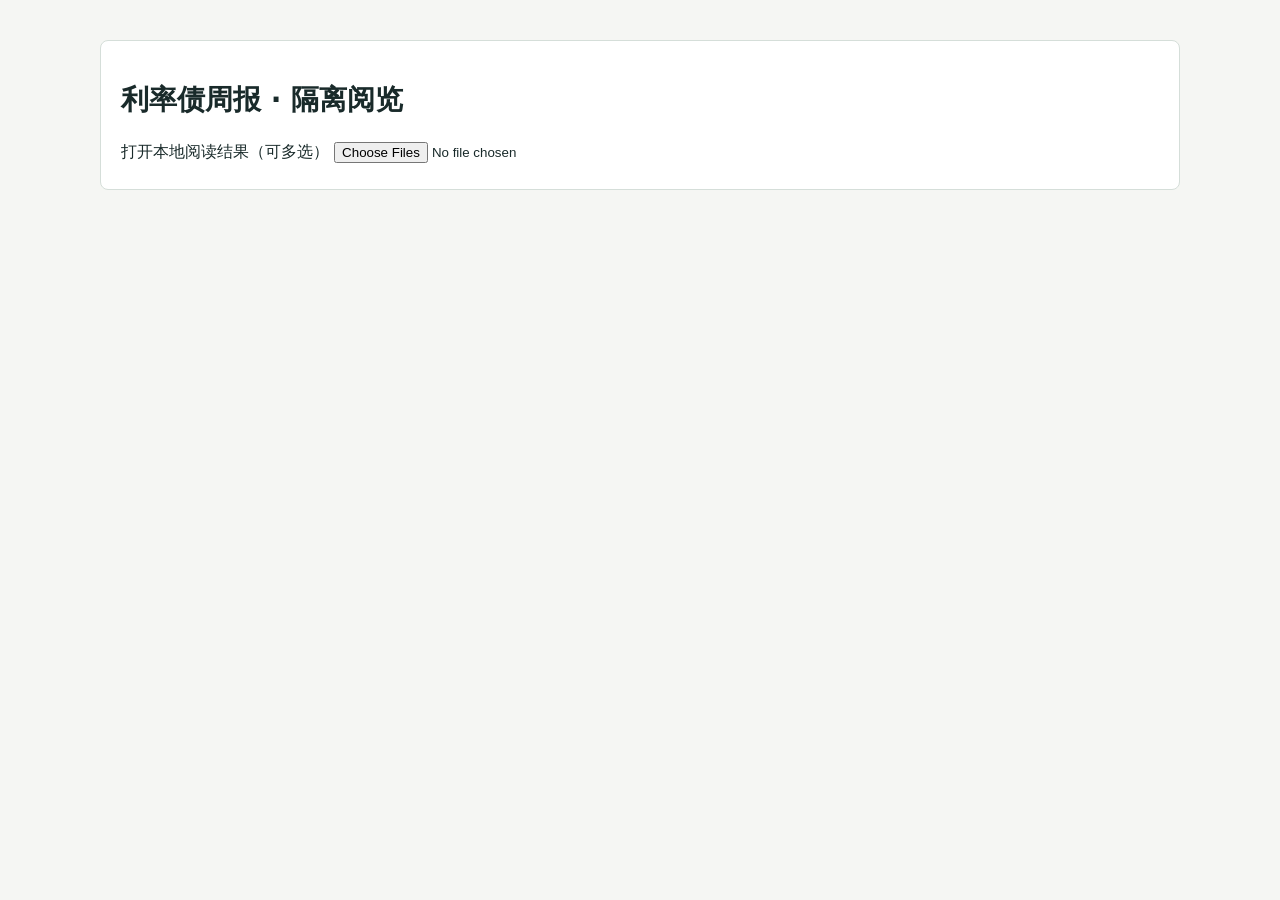
<file: pilot/anchored/viewer.html>
<!doctype html>
<html lang="zh-CN"><meta charset="utf-8"><meta name="viewport" content="width=device-width,initial-scale=1"><title>利率债周报 · 隔离阅览</title>
<style>
*{box-sizing:border-box}body{margin:0;background:#f5f6f3;color:#192a2a;font:16px/1.55 "Source Sans 3",system-ui,sans-serif}main{max-width:1120px;margin:auto;padding:28px 20px}h1{font-size:28px}h2{font-size:20px}h3{font-size:17px}header,.box,article{background:white;padding:18px 20px;margin:12px 0;border:1px solid #d5ded9;border-radius:8px}.grid{display:grid;grid-template-columns:repeat(auto-fit,minmax(215px,1fr));gap:10px}.box{margin:0}small,.muted{color:#536760}summary{cursor:pointer;font-weight:600}blockquote{border-left:3px solid #9ab4a2;padding-left:12px;margin:8px 0;white-space:pre-wrap}p{margin:6px 0}input{max-width:100%}details{margin:9px 0}strong{color:#185843}
</style><main><header><h1>利率债周报 · 隔离阅览</h1><label>打开本地阅读结果（可多选） <input type="file" multiple accept=".json,application/json"></label><p id="status" role="status"></p></header><section id="home"></section><section id="details"></section></main>
<script>
"use strict";
const buckets=["短端(1-3Y)","中端(5-7Y)","10Y国债","30Y超长债","曲线形态","整体久期/组合"];
const q=id=>document.getElementById(id);
function node(parent,tag,text){const e=document.createElement(tag);e.textContent=text??"";parent.append(e);return e}
function disclosures(parent,title){const e=node(parent,"details");node(e,"summary",title);return e}
function quote(parent,e){node(parent,"small","PDF 物理页 "+e.page+" · "+e.pid);node(parent,"blockquote",e.text)}
function show(reports){
  q("home").replaceChildren();q("details").replaceChildren();node(q("home"),"h2","所选报告共识");
  const grid=node(q("home"),"div");grid.className="grid";
  for(const bucket of buckets){
    const box=node(grid,"div");box.className="box";node(box,"h3",bucket);
    const cards=reports.flatMap(r=>r.cards.filter(c=>c.bucket===bucket)),votes=cards.filter(c=>c.vote_eligible);
    const mean=votes.reduce((s,c)=>s+c.direction,0)/votes.length;
    node(box,"p",votes.length?"共识均分 "+mean.toFixed(2):"暂无方向票");
    node(box,"small",cards.length+" 张卡 · "+votes.length+" 票");
    if(votes.length)node(box,"p",[["正向",c=>c.direction>0],["中性",c=>c.direction===0],["负向",c=>c.direction<0]].map(([k,f])=>k+" "+votes.filter(f).length).join(" / "));
    for(const c of cards){
      const ranges=(c.numbers??[]).filter(n=>n.value!=null && n.window===c.horizon && n.unit.toLowerCase()==="bp");
      if(c.target_low!=null && c.target_high!=null)node(box,"p",c.broker+" "+c.horizon+" · "+c.target_low+"–"+c.target_high+(c.target_unit??"%"));
      if(bucket==="曲线形态"){const ends=["预测区间下限","预测区间上限"].map(role=>ranges.find(n=>n.role===role)?.value);if(ends.every(n=>n!=null))node(box,"p",c.broker+" "+c.horizon+" · "+ends.join("–")+" bp")}
    }
  }
  for(const r of reports.sort((a,b)=>b.report_date.localeCompare(a.report_date))){
    const a=node(q("details"),"article");node(a,"small",r.report_date+" · "+r.broker+" · "+r.report_category);node(a,"h2",r.title||r.series);
    if(!r.cards.length)node(a,"p",r.report_category==="资金流动性周报"?"资金专题·未涉国债策略":"未提及利率债策略");
    for(const c of r.cards){const d=disclosures(a,c.bucket+" · "+(c.vote_eligible?"方向 "+c.direction:"仅展示")+" · "+c.action);
      node(d,"p",c.logic);for(const [key,label] of [["raw_tenor","原期限"],["instrument_scope","品种"],["horizon","主窗口"],["cond","条件"],["account_note","账户"],["risk","风险"]])if(c[key])node(d,"p",label+"　"+c[key]);
      if(c.target_note)node(d,"p","目标与窗口　"+c.target_note);
      for(const s of c.scenarios??[])node(d,"p",[s.window,s.account,s.condition,s.forecast,s.action].filter(Boolean).join(" · "));
      for(const n of c.numbers??[])node(d,"p",n.window+" · "+n.role+"　"+(n.value==null?"数字待核":n.value+n.unit));
      for(const x of c.drivers)node(d,"p",x.layer+" · "+x.impact+"　"+x.phrase);
      for(const e of c.evidence)quote(d,e);
    }
    if(r.unmerged_clues.length){const d=disclosures(a,"另有 "+r.unmerged_clues.length+" 条相关原段可展开");for(const clue of r.unmerged_clues){node(d,"p",clue.reason);for(const e of clue.evidence)quote(d,e)}}
  }
}
document.querySelector("input").onchange=async event=>{
  try{const map=new Map();for(const f of event.target.files){const raw=JSON.parse(await f.text());for(const r of raw.reports??[raw.output??raw]){
    if(!r.report_id||!Array.isArray(r.cards)||!Array.isArray(r.unmerged_clues))throw Error("需要包含完整原段的阅读结果");
    if(map.has(r.report_id)&&JSON.stringify(map.get(r.report_id))!==JSON.stringify(r))throw Error("同一报告有冲突版本，请选定一个版本");
    if(new Set(r.cards.map(c=>c.bucket)).size!==r.cards.length)throw Error("同一报告存在重复桶");
    map.set(r.report_id,r);
  }}show([...map.values()]);q("status").textContent="已打开 "+map.size+" 篇报告"}catch(e){show([]);q("status").textContent=e.message}
};
</script></html>
</file>
